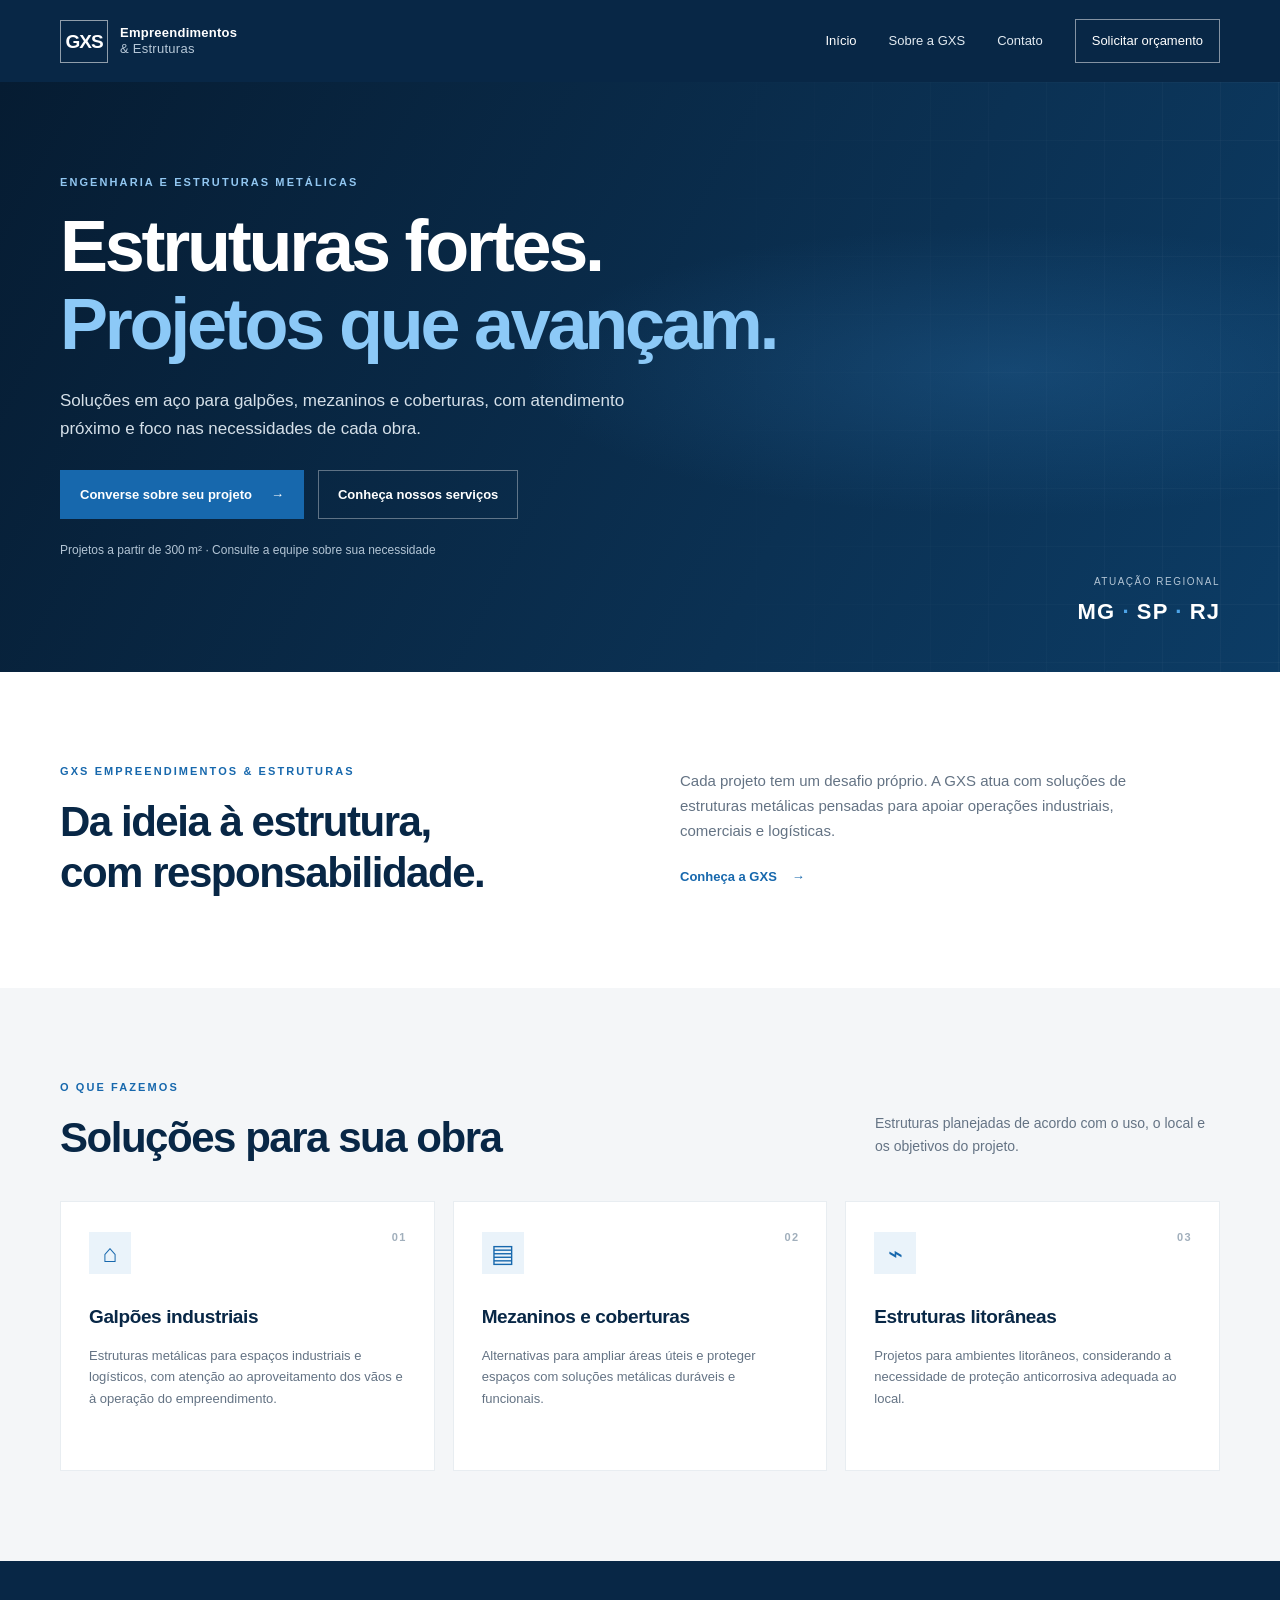
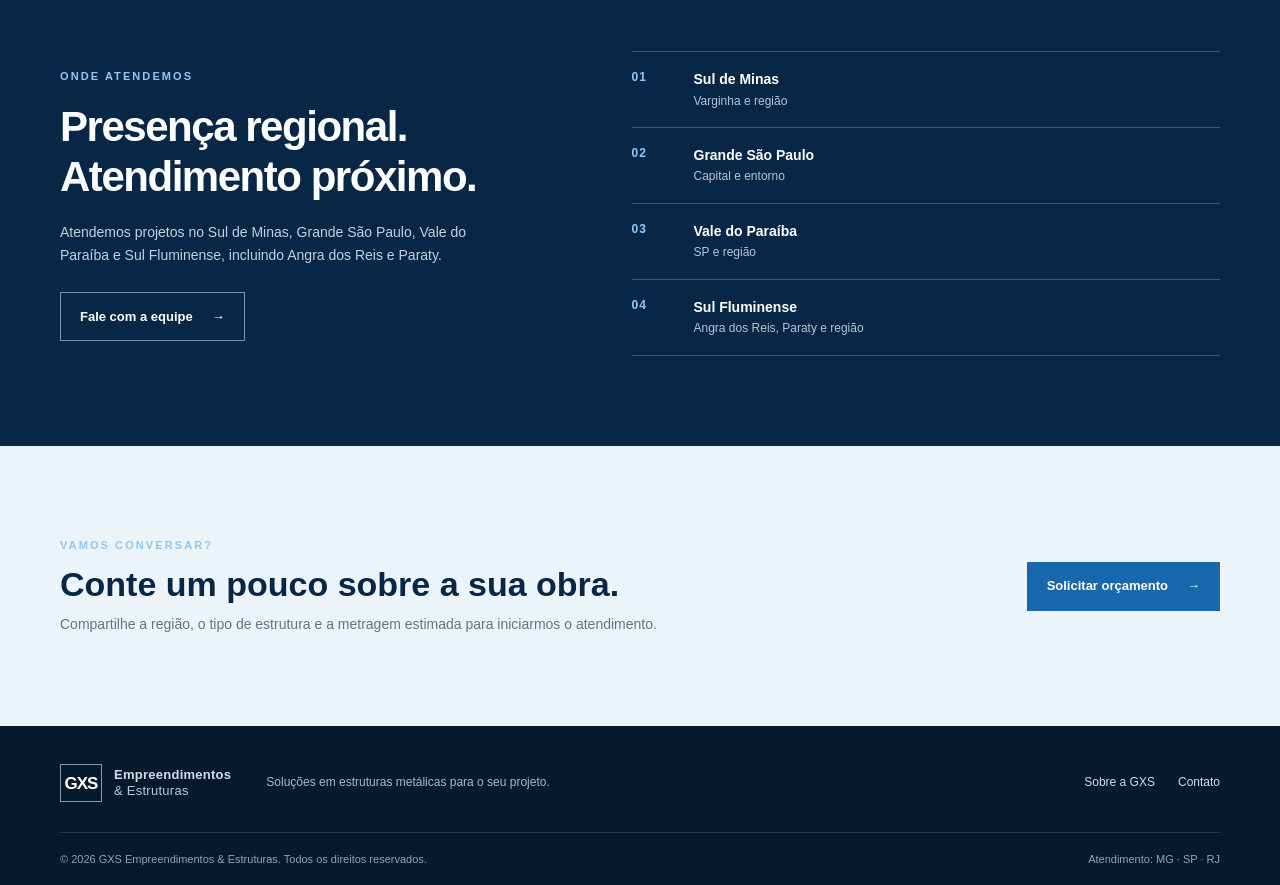
<file: index.html>
<!DOCTYPE html>
<html lang="pt-BR">
<head>
  <meta charset="UTF-8">
  <meta name="viewport" content="width=device-width, initial-scale=1">
  <meta name="theme-color" content="#082746">
  <meta name="description" content="A GXS desenvolve soluções em estruturas metálicas, galpões, mezaninos e coberturas. Atendimento no Sul de Minas, Grande São Paulo, Vale do Paraíba e Sul Fluminense.">
  <title>GXS Empreendimentos &amp; Estruturas | Soluções em aço</title>
  <link rel="stylesheet" href="styles.css">
  <script src="script.js" defer></script>
</head>
<body>
  <a class="skip-link" href="#conteudo">Pular para o conteúdo</a>
  <header class="site-header">
    <a class="brand" href="index.html" aria-label="GXS Empreendimentos — página inicial">
      <span class="brand-mark" aria-hidden="true">GXS</span>
      <span class="brand-name">Empreendimentos <span>&amp; Estruturas</span></span>
    </a>
    <button class="menu-toggle" type="button" aria-expanded="false" aria-controls="site-nav" aria-label="Abrir menu"><span></span><span></span><span></span></button>
    <nav class="site-nav" id="site-nav" aria-label="Navegação principal">
      <a aria-current="page" href="index.html">Início</a>
      <a href="sobre.html">Sobre a GXS</a>
      <a href="contato.html">Contato</a>
      <a class="nav-cta" href="contato.html#orcamento">Solicitar orçamento</a>
    </nav>
  </header>

  <main id="conteudo">
    <section class="hero">
      <div class="hero-grid" aria-hidden="true"></div>
      <div class="container hero-content">
        <p class="eyebrow">Engenharia e estruturas metálicas</p>
        <h1>Estruturas fortes.<br><span>Projetos que avançam.</span></h1>
        <p class="hero-copy">Soluções em aço para galpões, mezaninos e coberturas, com atendimento próximo e foco nas necessidades de cada obra.</p>
        <div class="hero-actions">
          <a class="button button-primary" href="contato.html#orcamento">Converse sobre seu projeto <span aria-hidden="true">→</span></a>
          <a class="button button-quiet" href="#servicos">Conheça nossos serviços</a>
        </div>
        <p class="hero-note">Projetos a partir de 300 m² · Consulte a equipe sobre sua necessidade</p>
      </div>
      <div class="hero-stat" aria-label="Atuação regional">
        <span class="stat-label">Atuação regional</span>
        <span class="stat-value">MG <i>·</i> SP <i>·</i> RJ</span>
      </div>
    </section>

    <section class="intro section-pad">
      <div class="container intro-grid">
        <div><p class="eyebrow eyebrow-dark">GXS Empreendimentos &amp; Estruturas</p><h2>Da ideia à estrutura,<br>com responsabilidade.</h2></div>
        <div class="intro-copy"><p>Cada projeto tem um desafio próprio. A GXS atua com soluções de estruturas metálicas pensadas para apoiar operações industriais, comerciais e logísticas.</p><a class="text-link" href="sobre.html">Conheça a GXS <span aria-hidden="true">→</span></a></div>
      </div>
    </section>

    <section class="services section-pad" id="servicos">
      <div class="container">
        <div class="section-heading"><div><p class="eyebrow eyebrow-dark">O que fazemos</p><h2>Soluções para sua obra</h2></div><p>Estruturas planejadas de acordo com o uso, o local e os objetivos do projeto.</p></div>
        <div class="service-grid">
          <article class="service-card"><span class="service-number">01</span><div class="service-icon" aria-hidden="true">⌂</div><h3>Galpões industriais</h3><p>Estruturas metálicas para espaços industriais e logísticos, com atenção ao aproveitamento dos vãos e à operação do empreendimento.</p></article>
          <article class="service-card"><span class="service-number">02</span><div class="service-icon" aria-hidden="true">▤</div><h3>Mezaninos e coberturas</h3><p>Alternativas para ampliar áreas úteis e proteger espaços com soluções metálicas duráveis e funcionais.</p></article>
          <article class="service-card"><span class="service-number">03</span><div class="service-icon" aria-hidden="true">⌁</div><h3>Estruturas litorâneas</h3><p>Projetos para ambientes litorâneos, considerando a necessidade de proteção anticorrosiva adequada ao local.</p></article>
        </div>
      </div>
    </section>

    <section class="coverage section-pad">
      <div class="container coverage-grid">
        <div><p class="eyebrow">Onde atendemos</p><h2>Presença regional.<br>Atendimento próximo.</h2><p>Atendemos projetos no Sul de Minas, Grande São Paulo, Vale do Paraíba e Sul Fluminense, incluindo Angra dos Reis e Paraty.</p><a class="button button-outline" href="contato.html">Fale com a equipe <span aria-hidden="true">→</span></a></div>
        <div class="region-list" aria-label="Regiões de atendimento"><div><span>01</span><strong>Sul de Minas</strong><small>Varginha e região</small></div><div><span>02</span><strong>Grande São Paulo</strong><small>Capital e entorno</small></div><div><span>03</span><strong>Vale do Paraíba</strong><small>SP e região</small></div><div><span>04</span><strong>Sul Fluminense</strong><small>Angra dos Reis, Paraty e região</small></div></div>
      </div>
    </section>

    <section class="callout section-pad"><div class="container callout-inner"><div><p class="eyebrow">Vamos conversar?</p><h2>Conte um pouco sobre a sua obra.</h2><p>Compartilhe a região, o tipo de estrutura e a metragem estimada para iniciarmos o atendimento.</p></div><a class="button button-primary" href="contato.html#orcamento">Solicitar orçamento <span aria-hidden="true">→</span></a></div></section>
  </main>

  <footer class="site-footer">
    <div class="container footer-main"><a class="brand footer-brand" href="index.html"><span class="brand-mark" aria-hidden="true">GXS</span><span class="brand-name">Empreendimentos <span>&amp; Estruturas</span></span></a><p>Soluções em estruturas metálicas para o seu projeto.</p><div class="footer-links"><a href="sobre.html">Sobre a GXS</a><a href="contato.html">Contato</a></div></div>
    <div class="container footer-bottom"><span>© <span data-current-year>2026</span> GXS Empreendimentos &amp; Estruturas. Todos os direitos reservados.</span><span>Atendimento: MG · SP · RJ</span></div>
  </footer>
</body>
</html>
</file>
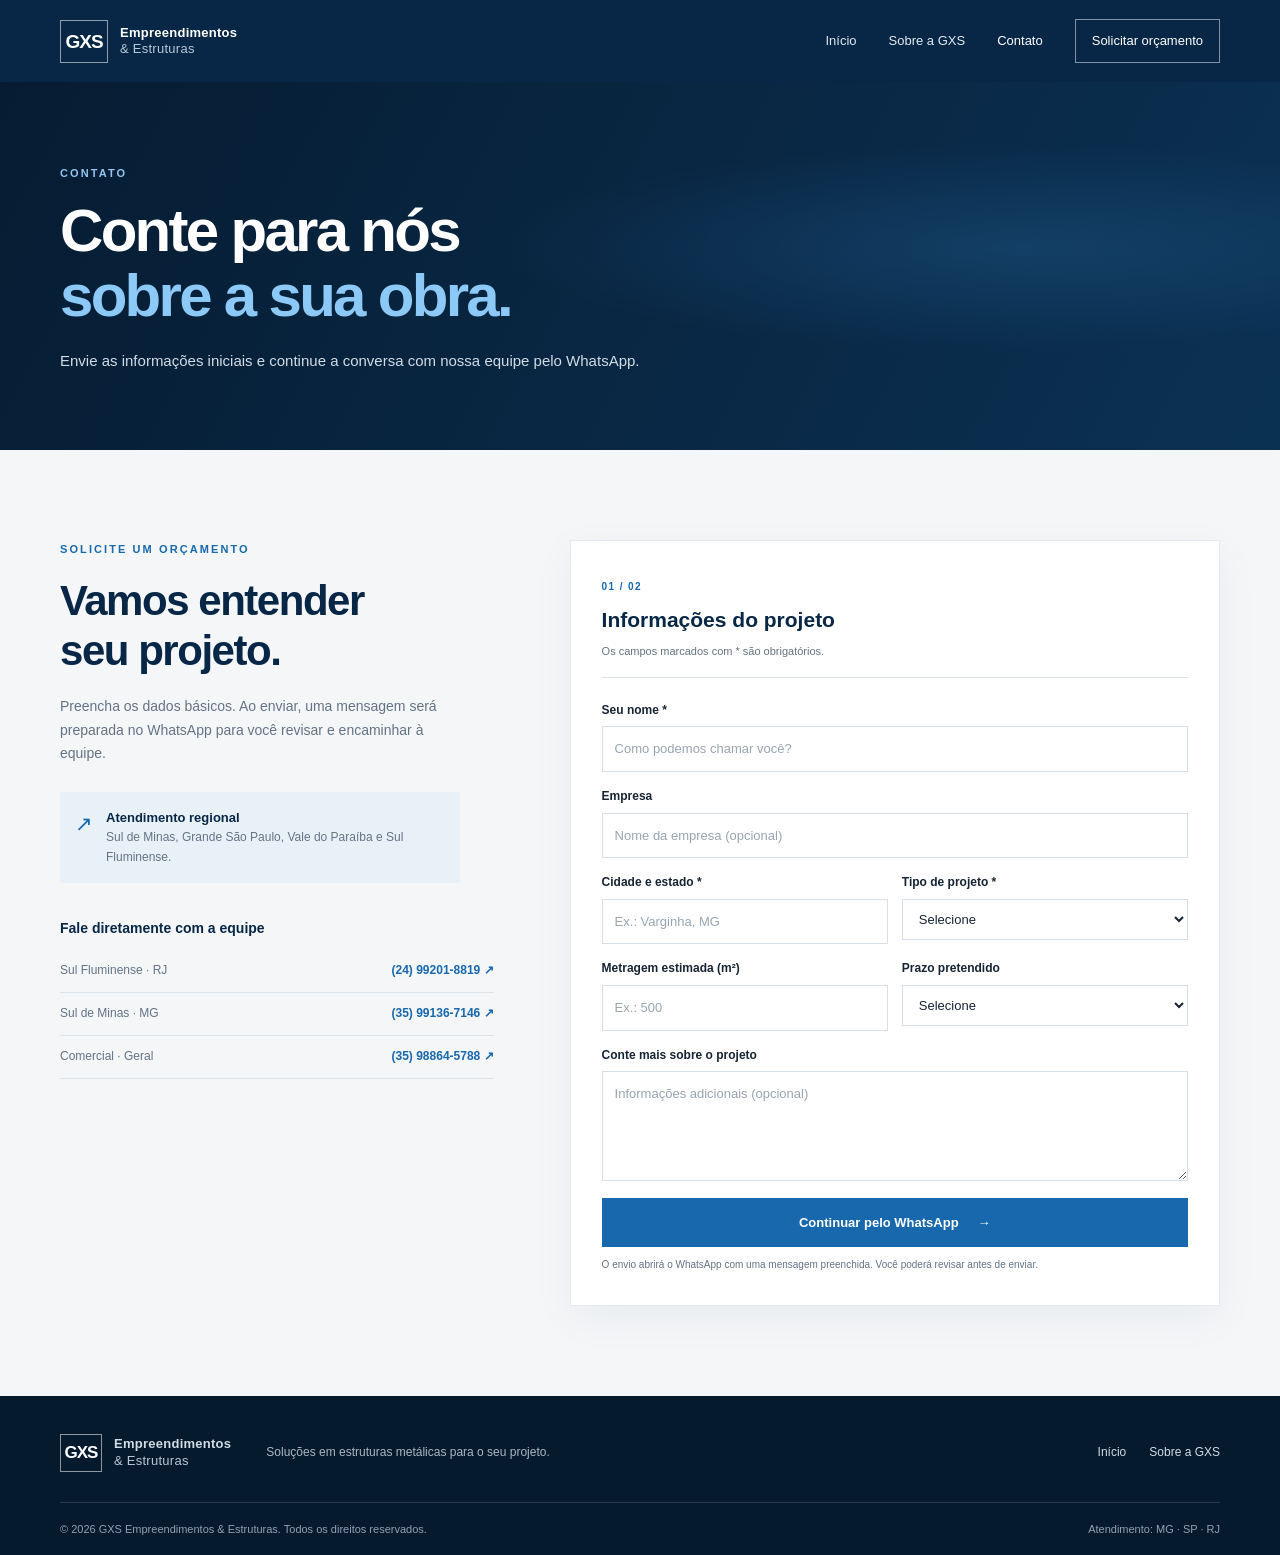
<file: contato.html>
<!DOCTYPE html>
<html lang="pt-BR">
<head>
  <meta charset="UTF-8">
  <meta name="viewport" content="width=device-width, initial-scale=1">
  <meta name="theme-color" content="#082746">
  <meta name="description" content="Entre em contato com a GXS Empreendimentos & Estruturas para conversar sobre seu projeto de galpão, mezanino, cobertura ou estrutura metálica.">
  <title>Contato e orçamento | GXS Empreendimentos</title>
  <link rel="stylesheet" href="styles.css">
  <script src="script.js" defer></script>
</head>
<body>
  <a class="skip-link" href="#conteudo">Pular para o conteúdo</a>
  <header class="site-header">
    <a class="brand" href="index.html" aria-label="GXS Empreendimentos — página inicial"><span class="brand-mark" aria-hidden="true">GXS</span><span class="brand-name">Empreendimentos <span>&amp; Estruturas</span></span></a>
    <button class="menu-toggle" type="button" aria-expanded="false" aria-controls="site-nav" aria-label="Abrir menu"><span></span><span></span><span></span></button>
    <nav class="site-nav" id="site-nav" aria-label="Navegação principal"><a href="index.html">Início</a><a href="sobre.html">Sobre a GXS</a><a aria-current="page" href="contato.html">Contato</a><a class="nav-cta" href="#orcamento">Solicitar orçamento</a></nav>
  </header>
  <main id="conteudo">
    <section class="page-hero"><div class="container"><p class="eyebrow">Contato</p><h1>Conte para nós<br><span>sobre a sua obra.</span></h1><p>Envie as informações iniciais e continue a conversa com nossa equipe pelo WhatsApp.</p></div></section>
    <section class="contact-section section-pad" id="orcamento"><div class="container contact-grid">
      <div class="contact-copy"><p class="eyebrow eyebrow-dark">Solicite um orçamento</p><h2>Vamos entender<br>seu projeto.</h2><p>Preencha os dados básicos. Ao enviar, uma mensagem será preparada no WhatsApp para você revisar e encaminhar à equipe.</p><div class="contact-note"><span class="contact-note-icon" aria-hidden="true">↗</span><p><strong>Atendimento regional</strong><br>Sul de Minas, Grande São Paulo, Vale do Paraíba e Sul Fluminense.</p></div><div class="phone-list"><h3>Fale diretamente com a equipe</h3><a href="https://wa.me/5524992018819" target="_blank" rel="noopener noreferrer"><span>Sul Fluminense · RJ</span><strong>(24) 99201-8819 ↗</strong></a><a href="https://wa.me/5535991367146" target="_blank" rel="noopener noreferrer"><span>Sul de Minas · MG</span><strong>(35) 99136-7146 ↗</strong></a><a href="https://wa.me/5535988645788" target="_blank" rel="noopener noreferrer"><span>Comercial · Geral</span><strong>(35) 98864-5788 ↗</strong></a></div></div>
      <form class="quote-form" id="quote-form">
        <div class="form-heading"><span>01 / 02</span><h2>Informações do projeto</h2><p>Os campos marcados com * são obrigatórios.</p></div>
        <label for="nome">Seu nome *<input id="nome" name="nome" autocomplete="name" required maxlength="100" placeholder="Como podemos chamar você?"></label>
        <label for="empresa">Empresa<input id="empresa" name="empresa" autocomplete="organization" maxlength="120" placeholder="Nome da empresa (opcional)"></label>
        <div class="form-row"><label for="cidade">Cidade e estado *<input id="cidade" name="cidade" required maxlength="100" placeholder="Ex.: Varginha, MG"></label><label for="tipo">Tipo de projeto *<select id="tipo" name="tipo" required><option value="" disabled selected>Selecione</option><option>Galpão industrial</option><option>Mezanino</option><option>Cobertura</option><option>Estrutura litorânea</option><option>Outro</option></select></label></div>
        <div class="form-row"><label for="metragem">Metragem estimada (m²)<input id="metragem" name="metragem" inputmode="numeric" maxlength="12" placeholder="Ex.: 500"></label><label for="prazo">Prazo pretendido<select id="prazo" name="prazo"><option value="" selected>Selecione</option><option>O quanto antes</option><option>Em até 3 meses</option><option>De 3 a 6 meses</option><option>Mais de 6 meses</option><option>A definir</option></select></label></div>
        <label for="detalhes">Conte mais sobre o projeto<textarea id="detalhes" name="detalhes" rows="4" maxlength="1000" placeholder="Informações adicionais (opcional)"></textarea></label>
        <button class="button button-primary form-submit" type="submit">Continuar pelo WhatsApp <span aria-hidden="true">→</span></button>
        <p class="form-disclaimer">O envio abrirá o WhatsApp com uma mensagem preenchida. Você poderá revisar antes de enviar.</p>
        <p class="form-status" id="form-status" role="status" aria-live="polite"></p>
      </form>
    </div></section>
  </main>
  <footer class="site-footer"><div class="container footer-main"><a class="brand footer-brand" href="index.html"><span class="brand-mark" aria-hidden="true">GXS</span><span class="brand-name">Empreendimentos <span>&amp; Estruturas</span></span></a><p>Soluções em estruturas metálicas para o seu projeto.</p><div class="footer-links"><a href="index.html">Início</a><a href="sobre.html">Sobre a GXS</a></div></div><div class="container footer-bottom"><span>© <span data-current-year>2026</span> GXS Empreendimentos &amp; Estruturas. Todos os direitos reservados.</span><span>Atendimento: MG · SP · RJ</span></div></footer>
</body>
</html>
</file>
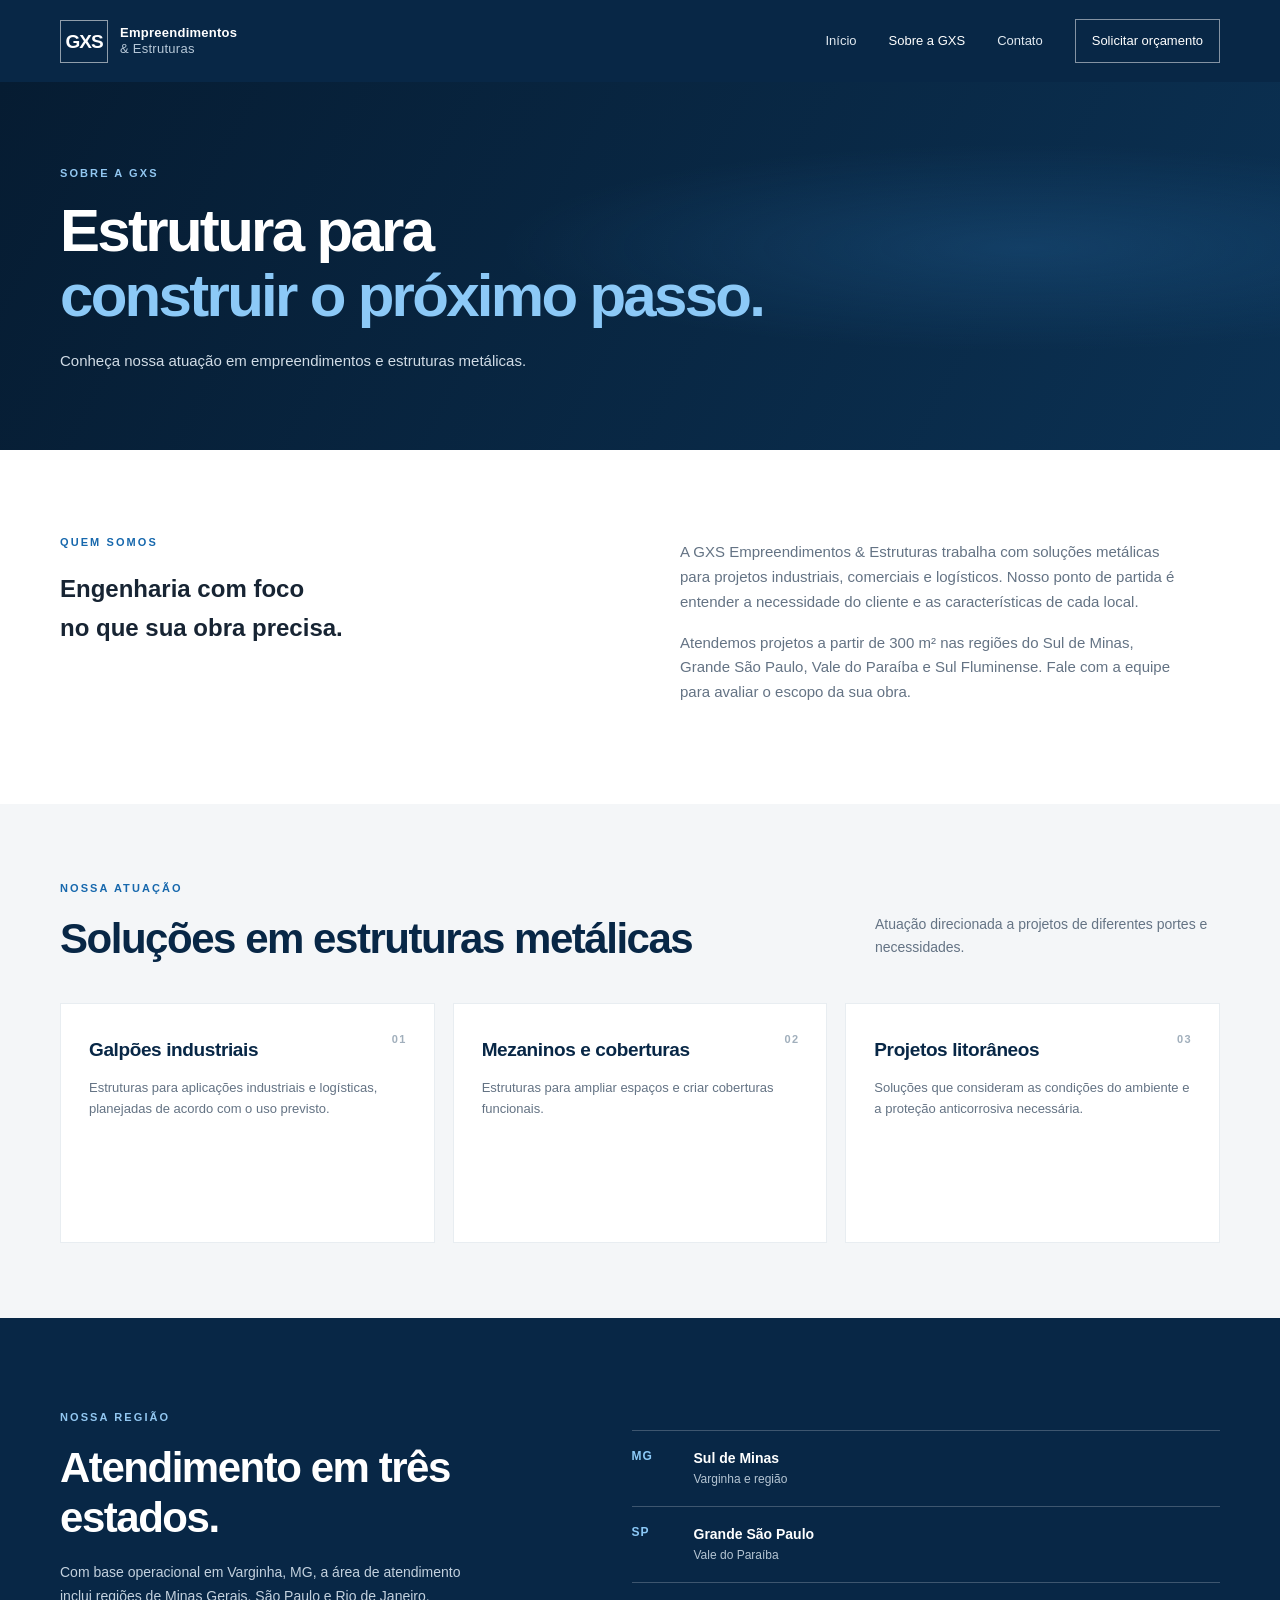
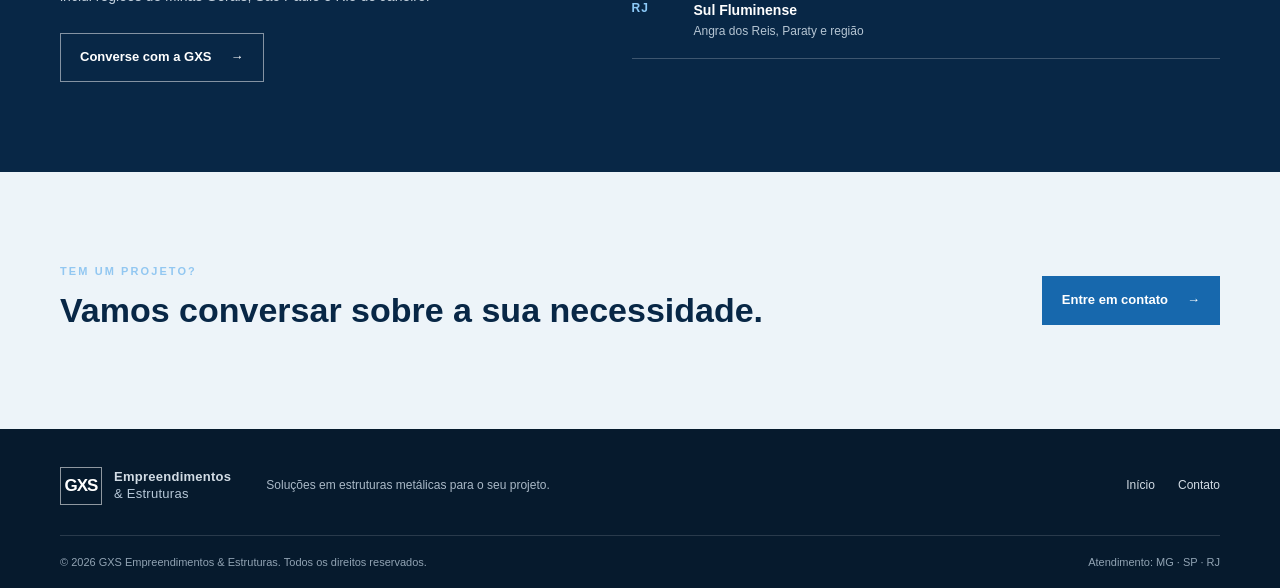
<file: sobre.html>
<!DOCTYPE html>
<html lang="pt-BR">
<head>
  <meta charset="UTF-8">
  <meta name="viewport" content="width=device-width, initial-scale=1">
  <meta name="theme-color" content="#082746">
  <meta name="description" content="Conheça a GXS Empreendimentos & Estruturas e suas soluções em estruturas metálicas para projetos em Minas Gerais, São Paulo e Rio de Janeiro.">
  <title>Sobre a GXS | Empreendimentos &amp; Estruturas</title>
  <link rel="stylesheet" href="styles.css">
  <script src="script.js" defer></script>
</head>
<body>
  <a class="skip-link" href="#conteudo">Pular para o conteúdo</a>
  <header class="site-header">
    <a class="brand" href="index.html" aria-label="GXS Empreendimentos — página inicial"><span class="brand-mark" aria-hidden="true">GXS</span><span class="brand-name">Empreendimentos <span>&amp; Estruturas</span></span></a>
    <button class="menu-toggle" type="button" aria-expanded="false" aria-controls="site-nav" aria-label="Abrir menu"><span></span><span></span><span></span></button>
    <nav class="site-nav" id="site-nav" aria-label="Navegação principal"><a href="index.html">Início</a><a aria-current="page" href="sobre.html">Sobre a GXS</a><a href="contato.html">Contato</a><a class="nav-cta" href="contato.html#orcamento">Solicitar orçamento</a></nav>
  </header>
  <main id="conteudo">
    <section class="page-hero"><div class="container"><p class="eyebrow">Sobre a GXS</p><h1>Estrutura para<br><span>construir o próximo passo.</span></h1><p>Conheça nossa atuação em empreendimentos e estruturas metálicas.</p></div></section>
    <section class="about-intro section-pad"><div class="container intro-grid"><div><p class="eyebrow eyebrow-dark">Quem somos</p><h2>Engenharia com foco<br>no que sua obra precisa.</h2></div><div class="intro-copy"><p>A GXS Empreendimentos &amp; Estruturas trabalha com soluções metálicas para projetos industriais, comerciais e logísticos. Nosso ponto de partida é entender a necessidade do cliente e as características de cada local.</p><p>Atendemos projetos a partir de 300 m² nas regiões do Sul de Minas, Grande São Paulo, Vale do Paraíba e Sul Fluminense. Fale com a equipe para avaliar o escopo da sua obra.</p></div></div></section>
    <section class="about-services section-pad"><div class="container"><div class="section-heading"><div><p class="eyebrow eyebrow-dark">Nossa atuação</p><h2>Soluções em estruturas metálicas</h2></div><p>Atuação direcionada a projetos de diferentes portes e necessidades.</p></div><div class="service-grid"><article class="service-card"><span class="service-number">01</span><h3>Galpões industriais</h3><p>Estruturas para aplicações industriais e logísticas, planejadas de acordo com o uso previsto.</p></article><article class="service-card"><span class="service-number">02</span><h3>Mezaninos e coberturas</h3><p>Estruturas para ampliar espaços e criar coberturas funcionais.</p></article><article class="service-card"><span class="service-number">03</span><h3>Projetos litorâneos</h3><p>Soluções que consideram as condições do ambiente e a proteção anticorrosiva necessária.</p></article></div></div></section>
    <section class="coverage section-pad"><div class="container coverage-grid"><div><p class="eyebrow">Nossa região</p><h2>Atendimento em três estados.</h2><p>Com base operacional em Varginha, MG, a área de atendimento inclui regiões de Minas Gerais, São Paulo e Rio de Janeiro.</p><a class="button button-outline" href="contato.html">Converse com a GXS <span aria-hidden="true">→</span></a></div><div class="region-list"><div><span>MG</span><strong>Sul de Minas</strong><small>Varginha e região</small></div><div><span>SP</span><strong>Grande São Paulo</strong><small>Vale do Paraíba</small></div><div><span>RJ</span><strong>Sul Fluminense</strong><small>Angra dos Reis, Paraty e região</small></div></div></div></section>
    <section class="callout section-pad"><div class="container callout-inner"><div><p class="eyebrow">Tem um projeto?</p><h2>Vamos conversar sobre a sua necessidade.</h2></div><a class="button button-primary" href="contato.html#orcamento">Entre em contato <span aria-hidden="true">→</span></a></div></section>
  </main>
  <footer class="site-footer"><div class="container footer-main"><a class="brand footer-brand" href="index.html"><span class="brand-mark" aria-hidden="true">GXS</span><span class="brand-name">Empreendimentos <span>&amp; Estruturas</span></span></a><p>Soluções em estruturas metálicas para o seu projeto.</p><div class="footer-links"><a href="index.html">Início</a><a href="contato.html">Contato</a></div></div><div class="container footer-bottom"><span>© <span data-current-year>2026</span> GXS Empreendimentos &amp; Estruturas. Todos os direitos reservados.</span><span>Atendimento: MG · SP · RJ</span></div></footer>
</body>
</html>
</file>
<file: styles.css>
:root {
  color-scheme: light;
  --navy: #082746;
  --navy-deep: #061c32;
  --blue: #1768ad;
  --blue-bright: #4da4e8;
  --ink: #172433;
  --muted: #647384;
  --paper: #f4f6f8;
  --white: #fff;
  --line: #dce3e9;
  --container: 1160px;
}
* { box-sizing: border-box; }
html { scroll-behavior: smooth; scroll-padding-top: 90px; }
body { margin: 0; color: var(--ink); background: var(--white); font-family: 'Segoe UI', Roboto, Helvetica, Arial, sans-serif; line-height: 1.65; -webkit-font-smoothing: antialiased; }
a { color: inherit; }
button, input, select, textarea { font: inherit; }
.container { width: min(var(--container), calc(100% - 48px)); margin-inline: auto; }
.skip-link { position: absolute; z-index: 20; top: -60px; left: 16px; padding: 10px 14px; background: var(--white); color: var(--navy); }
.skip-link:focus { top: 12px; }
.site-header { height: 82px; padding: 0 max(24px, calc((100% - var(--container)) / 2)); display: flex; align-items: center; justify-content: space-between; gap: 30px; background: var(--navy); color: var(--white); position: relative; z-index: 5; }
.brand { display: inline-flex; align-items: center; gap: 12px; text-decoration: none; flex-shrink: 0; }
.brand-mark { display: grid; place-items: center; width: 48px; height: 43px; border: 1px solid rgba(255,255,255,.55); color: var(--white); font-size: 19px; line-height: 1; font-weight: 800; letter-spacing: -1px; }
.brand-name { font-size: 13px; font-weight: 700; line-height: 1.25; letter-spacing: .02em; }
.brand-name span { display: block; color: #b7c8d8; font-weight: 400; }
.site-nav { display: flex; align-items: center; gap: 32px; }
.site-nav a { text-decoration: none; color: #e2eaf1; font-size: 13px; transition: color .2s ease; }
.site-nav a:hover, .site-nav a[aria-current="page"] { color: var(--white); }
.site-nav .nav-cta { padding: 10px 16px; border: 1px solid rgba(255,255,255,.5); color: var(--white); }
.site-nav .nav-cta:hover { background: var(--white); color: var(--navy); }
.menu-toggle { display: none; }
.hero { min-height: 590px; position: relative; display: flex; align-items: center; overflow: hidden; color: var(--white); background: radial-gradient(ellipse at 79% 49%, rgba(42,112,171,.32), transparent 34%), linear-gradient(118deg, var(--navy-deep), #0b3153 64%, #0c3c65); }
.hero-grid { position: absolute; inset: 0 0 0 50%; opacity: .14; background-image: linear-gradient(rgba(255,255,255,.22) 1px, transparent 1px), linear-gradient(90deg, rgba(255,255,255,.22) 1px, transparent 1px); background-size: 58px 58px; mask-image: linear-gradient(90deg, transparent, #000); }
.hero-content { position: relative; z-index: 1; padding-block: 84px 104px; }
.eyebrow { margin: 0 0 17px; color: #92c7f1; font-size: 11px; font-weight: 800; letter-spacing: .19em; text-transform: uppercase; }
.eyebrow-dark { color: var(--blue); }
h1, h2, h3, p { margin-top: 0; }
.hero h1, .page-hero h1 { margin: 0; font-size: clamp(42px, 6vw, 72px); line-height: 1.08; letter-spacing: -.045em; font-weight: 700; }
.hero h1 span, .page-hero h1 span { color: #8cc9f7; }
.hero-copy { max-width: 575px; margin: 24px 0 27px; color: #d5e0e9; font-size: 17px; }
.hero-actions { display: flex; flex-wrap: wrap; align-items: center; gap: 14px; }
.button { min-height: 49px; display: inline-flex; align-items: center; justify-content: center; gap: 19px; padding: 12px 19px; border: 1px solid transparent; text-decoration: none; font-size: 13px; font-weight: 700; transition: transform .2s ease, background .2s ease, color .2s ease; cursor: pointer; }
.button:hover { transform: translateY(-2px); }
.button-primary { background: var(--blue); color: var(--white); }
.button-primary:hover { background: #0e5797; }
.button-quiet { color: var(--white); border-color: rgba(255,255,255,.35); }
.button-quiet:hover, .button-outline:hover { background: rgba(255,255,255,.1); }
.hero-note { margin: 22px 0 0; color: #b3c5d5; font-size: 12px; }
.hero-stat { position: absolute; right: max(24px, calc((100% - var(--container)) / 2)); bottom: 42px; display: grid; gap: 3px; text-align: right; }
.stat-label { color: #b3c5d5; font-size: 10px; text-transform: uppercase; letter-spacing: .15em; }
.stat-value { font-size: 22px; font-weight: 700; letter-spacing: .05em; }
.stat-value i { color: var(--blue-bright); font-style: normal; }
.section-pad { padding-block: 90px; }
.intro { background: var(--white); }
.intro-grid { display: grid; grid-template-columns: 1fr 1fr; gap: 80px; align-items: start; }
.intro h2, .section-heading h2, .coverage h2, .contact-copy h2 { margin: 0; color: var(--navy); font-size: clamp(29px, 3.5vw, 42px); line-height: 1.2; letter-spacing: -.035em; }
.intro-copy { max-width: 500px; padding-top: 7px; color: var(--muted); font-size: 15px; }
.text-link { display: inline-flex; gap: 15px; margin-top: 8px; color: var(--blue); font-size: 13px; font-weight: 700; text-decoration: none; }
.text-link:hover { text-decoration: underline; }
.services, .about-services { background: var(--paper); }
.section-heading { display: flex; align-items: end; justify-content: space-between; gap: 30px; margin-bottom: 38px; }
.section-heading > p { max-width: 345px; margin: 0 0 5px; color: var(--muted); font-size: 14px; }
.service-grid { display: grid; grid-template-columns: repeat(3, 1fr); gap: 18px; }
.service-card { position: relative; min-height: 270px; padding: 30px 28px; background: var(--white); border: 1px solid #e8edf1; }
.service-number { position: absolute; top: 26px; right: 27px; color: #a1afbc; font-size: 11px; font-weight: 700; letter-spacing: .12em; }
.service-icon { display: grid; place-items: center; width: 42px; height: 42px; margin-bottom: 27px; color: var(--blue); background: #eaf3fa; font-size: 25px; }
.service-card h3 { margin: 0 0 12px; color: var(--navy); font-size: 19px; letter-spacing: -.02em; }
.service-card p { margin: 0; color: var(--muted); font-size: 13px; }
.coverage { color: var(--white); background: var(--navy); }
.coverage-grid { display: grid; grid-template-columns: .9fr 1.1fr; gap: 90px; align-items: center; }
.coverage h2 { color: var(--white); }
.coverage-grid > div:first-child > p:not(.eyebrow) { max-width: 430px; margin: 18px 0 25px; color: #c3d1de; font-size: 14px; }
.button-outline { color: var(--white); border-color: rgba(255,255,255,.5); }
.region-list { border-top: 1px solid rgba(255,255,255,.22); }
.region-list > div { display: grid; grid-template-columns: 48px 1fr; gap: 0 14px; padding: 16px 0; border-bottom: 1px solid rgba(255,255,255,.22); }
.region-list > div > span { grid-row: span 2; color: #8cc9f7; font-size: 12px; font-weight: 800; letter-spacing: .08em; }
.region-list strong { color: var(--white); font-size: 14px; }
.region-list small { color: #b5c5d3; font-size: 12px; }
.callout { background: #edf4f9; }
.callout-inner { display: flex; align-items: center; justify-content: space-between; gap: 35px; }
.callout .eyebrow { margin-bottom: 10px; }
.callout h2 { margin: 0 0 8px; color: var(--navy); font-size: clamp(25px, 3vw, 34px); line-height: 1.2; }
.callout p:not(.eyebrow) { max-width: 630px; margin: 0; color: var(--muted); font-size: 14px; }
.site-footer { padding-top: 38px; color: #d2dce5; background: #061a2d; }
.footer-main { display: flex; align-items: center; gap: 35px; padding-bottom: 30px; }
.footer-brand .brand-mark { width: 42px; height: 38px; font-size: 17px; }
.footer-main > p { margin: 0 auto 0 0; color: #aab9c7; font-size: 12px; }
.footer-links { display: flex; gap: 23px; }
.footer-links a { color: #d2dce5; font-size: 12px; text-decoration: none; }
.footer-links a:hover { color: var(--white); }
.footer-bottom { display: flex; justify-content: space-between; gap: 20px; padding-block: 17px; border-top: 1px solid rgba(255,255,255,.14); color: #91a3b3; font-size: 11px; }
.page-hero { padding-block: 82px 77px; color: var(--white); background: radial-gradient(ellipse at 80% 45%, rgba(42,112,171,.28), transparent 36%), linear-gradient(118deg, var(--navy-deep), #0b3153); }
.page-hero h1 { font-size: clamp(40px, 5vw, 60px); }
.page-hero > .container > p:last-child { margin: 20px 0 0; color: #d1dce6; font-size: 15px; }
.about-intro { padding-block: 83px; }
.about-intro .intro-copy p { margin-bottom: 16px; }
.about-services { padding-block: 75px; }
.about-services .service-card { min-height: 240px; }
.contact-section { background: var(--paper); }
.contact-grid { display: grid; grid-template-columns: .8fr 1.2fr; gap: 76px; align-items: start; }
.contact-copy > p:not(.eyebrow) { max-width: 400px; margin: 19px 0; color: var(--muted); font-size: 14px; }
.contact-note { display: flex; gap: 13px; max-width: 400px; margin-top: 27px; padding: 15px; background: #e8f1f8; }
.contact-note-icon { color: var(--blue); font-size: 21px; }
.contact-note p { margin: 0; color: var(--muted); font-size: 12px; }
.contact-note strong { color: var(--navy); font-size: 13px; }
.phone-list { margin-top: 34px; }
.phone-list h3 { margin: 0 0 10px; color: var(--navy); font-size: 14px; }
.phone-list a { display: flex; flex-wrap: wrap; justify-content: space-between; gap: 5px 15px; padding: 11px 0; border-bottom: 1px solid var(--line); text-decoration: none; }
.phone-list a span { color: var(--muted); font-size: 12px; }
.phone-list a strong { color: var(--blue); font-size: 12px; }
.quote-form { padding: 31px; background: var(--white); border: 1px solid #e5eaee; box-shadow: 0 12px 40px rgba(8,39,70,.05); }
.form-heading { margin-bottom: 23px; padding-bottom: 17px; border-bottom: 1px solid var(--line); }
.form-heading span { color: var(--blue); font-size: 10px; font-weight: 800; letter-spacing: .14em; }
.form-heading h2 { margin: 4px 0; color: var(--navy); font-size: 21px; }
.form-heading p { margin: 0; color: var(--muted); font-size: 11px; }
.quote-form label { display: block; margin-bottom: 15px; color: var(--ink); font-size: 12px; font-weight: 700; }
.quote-form input, .quote-form select, .quote-form textarea { display: block; width: 100%; margin-top: 6px; padding: 11px 12px; border: 1px solid #d6dfe6; border-radius: 0; color: var(--ink); background: var(--white); font-size: 13px; font-weight: 400; }
.quote-form input::placeholder, .quote-form textarea::placeholder { color: #98a5b1; }
.quote-form input:focus, .quote-form select:focus, .quote-form textarea:focus { outline: 2px solid #74b6e9; outline-offset: 1px; border-color: var(--blue); }
.quote-form textarea { resize: vertical; }
.form-row { display: grid; grid-template-columns: 1fr 1fr; gap: 14px; }
.form-submit { width: 100%; margin-top: 2px; }
.form-disclaimer, .form-status { margin: 10px 0 0; color: var(--muted); font-size: 10px; }
.form-status:empty { display: none; }
@media (max-width: 760px) {
  .container { width: min(var(--container), calc(100% - 36px)); }
  .site-header { height: 72px; padding-inline: 18px; }
  .brand-mark { width: 42px; height: 39px; font-size: 17px; }
  .menu-toggle { width: 42px; height: 42px; display: flex; flex-direction: column; justify-content: center; align-items: center; gap: 5px; border: 1px solid rgba(255,255,255,.35); background: transparent; cursor: pointer; }
  .menu-toggle span { display: block; width: 17px; height: 1px; background: white; }
  .site-nav { position: absolute; top: 72px; left: 0; right: 0; display: none; align-items: stretch; gap: 0; padding: 8px 18px 18px; background: var(--navy); box-shadow: 0 10px 18px rgba(0,0,0,.15); }
  .site-nav.is-open { display: flex; flex-direction: column; }
  .site-nav a { padding: 12px 3px; border-bottom: 1px solid rgba(255,255,255,.12); }
  .site-nav .nav-cta { margin-top: 9px; padding: 10px 12px; text-align: center; border: 1px solid rgba(255,255,255,.45); }
  .hero { min-height: 590px; align-items: flex-start; }
  .hero-grid { inset-left: 20%; }
  .hero-content { padding-block: 75px 120px; }
  .hero-copy { max-width: 500px; font-size: 15px; }
  .hero-stat { right: 18px; bottom: 22px; }
  .section-pad { padding-block: 67px; }
  .intro-grid, .coverage-grid, .contact-grid { grid-template-columns: 1fr; gap: 32px; }
  .intro-grid { gap: 19px; }
  .section-heading { align-items: flex-start; flex-direction: column; gap: 12px; margin-bottom: 27px; }
  .section-heading > p { max-width: 490px; }
  .service-grid { grid-template-columns: 1fr; gap: 12px; }
  .service-card { min-height: auto; padding: 24px; }
  .service-icon { margin-bottom: 18px; }
  .coverage-grid { gap: 36px; }
  .callout-inner { align-items: flex-start; flex-direction: column; }
  .footer-main { align-items: flex-start; flex-wrap: wrap; gap: 18px 25px; }
  .footer-main > p { width: 100%; order: 2; }
  .footer-links { margin-left: auto; }
  .footer-bottom { flex-direction: column; gap: 5px; }
  .page-hero { padding-block: 65px 58px; }
  .about-intro { padding-block: 64px; }
  .about-services { padding-block: 62px; }
  .contact-grid { gap: 38px; }
}
@media (max-width: 480px) {
  .hero { min-height: 620px; }
  .hero-content { padding-top: 66px; }
  .hero h1 { font-size: 43px; }
  .hero-actions { align-items: stretch; flex-direction: column; max-width: 330px; }
  .hero-actions .button { justify-content: space-between; }
  .hero-stat { bottom: 20px; }
  .form-row { grid-template-columns: 1fr; gap: 0; }
  .quote-form { padding: 22px 18px; }
  .footer-main { gap: 16px; }
  .footer-links { width: 100%; margin: 0; order: 3; }
}
@media (prefers-reduced-motion: reduce) {
  *, *::before, *::after { scroll-behavior: auto !important; transition-duration: .01ms !important; animation-duration: .01ms !important; animation-iteration-count: 1 !important; }
}
</file>
